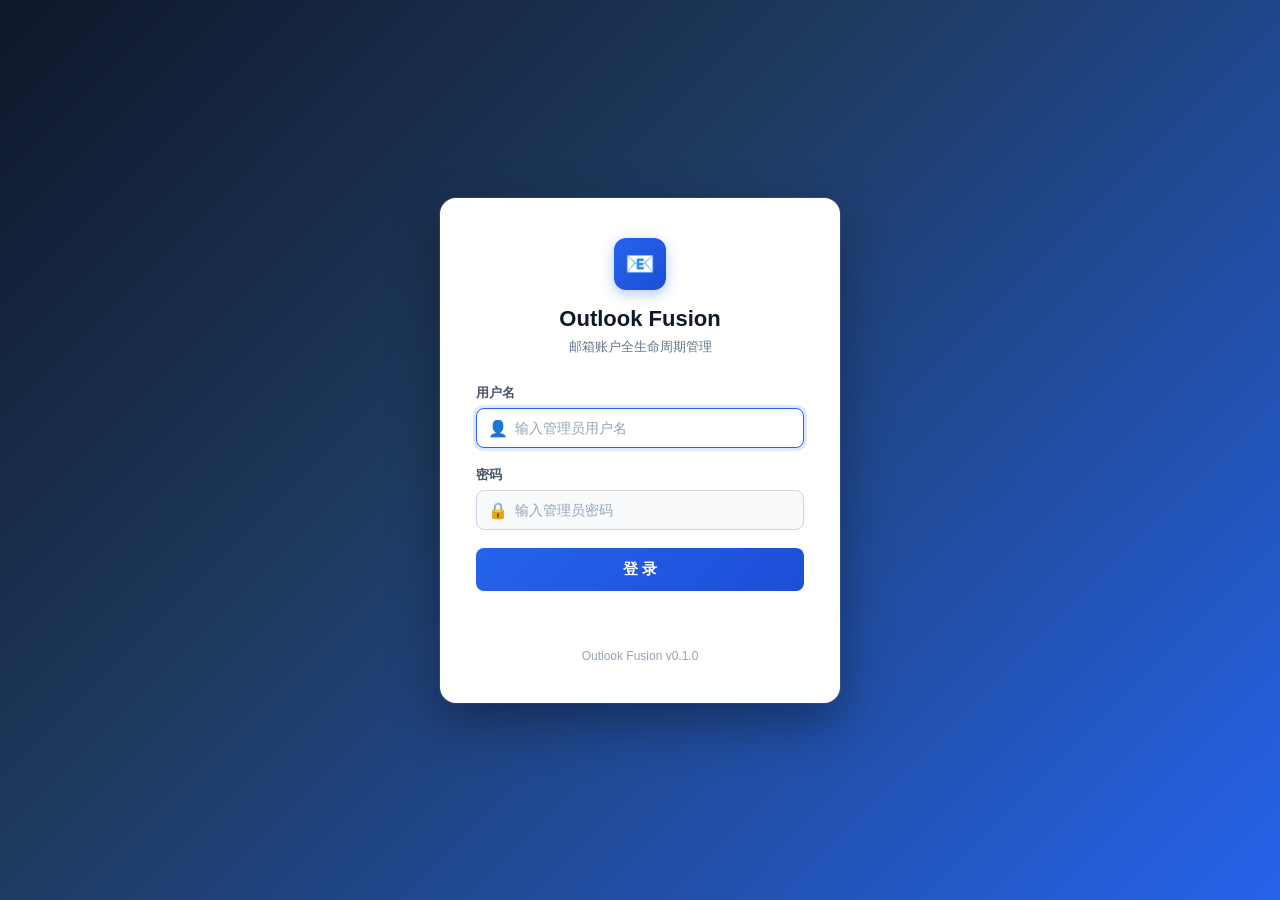
<file: static/login.html>
<!DOCTYPE html>
<html lang="zh-CN">
<head>
<meta charset="UTF-8">
<meta name="viewport" content="width=device-width, initial-scale=1.0">
<title>Outlook Fusion - 登录</title>
<style>
  *, *::before, *::after { box-sizing: border-box; margin: 0; padding: 0; }
  html, body {
    width: 100%; min-height: 100%; height: 100%;
    font-family: -apple-system, BlinkMacSystemFont, "Segoe UI", Roboto, "PingFang SC", "Microsoft YaHei", sans-serif;
    background-color: #0f172a;
    background: linear-gradient(135deg, #0f172a 0%, #1e3a5f 40%, #2563eb 100%);
    color: #1e293b;
  }
  body {
    display: flex; align-items: center; justify-content: center;
    padding: 20px;
  }

  @keyframes fadeUp {
    from { opacity: 0; transform: translateY(16px); }
    to { opacity: 1; transform: translateY(0); }
  }
  @keyframes spin { to { transform: rotate(360deg); } }
  @keyframes shake {
    0%, 100% { transform: translateX(0); }
    20%, 60% { transform: translateX(-5px); }
    40%, 80% { transform: translateX(5px); }
  }

  .login-card {
    background: #ffffff;
    border-radius: 16px;
    padding: 40px 36px;
    width: 100%; max-width: 400px;
    box-shadow: 0 20px 50px rgba(0,0,0,.35), 0 0 0 1px rgba(255,255,255,.1);
    animation: fadeUp .4s cubic-bezier(0.16, 1, 0.3, 1) both;
  }
  .logo-box {
    width: 52px; height: 52px;
    background: linear-gradient(135deg, #2563eb, #1d4ed8);
    border-radius: 12px; display: flex; align-items: center; justify-content: center;
    margin: 0 auto 16px; font-size: 24px; color: #fff;
    box-shadow: 0 4px 14px rgba(37,99,235,.35);
  }
  h1 { font-size: 22px; text-align: center; color: #0f172a; font-weight: 700; margin-bottom: 6px; }
  .sub { text-align: center; color: #64748b; font-size: 13px; margin-bottom: 28px; }
  
  .form-group { margin-bottom: 18px; }
  label { display: block; font-size: 13px; font-weight: 600; color: #475569; margin-bottom: 6px; }
  .input-wrap { position: relative; }
  .input-wrap .icon {
    position: absolute; left: 12px; top: 50%; transform: translateY(-50%);
    font-size: 16px; color: #94a3b8; pointer-events: none;
  }
  input {
    width: 100%; padding: 11px 12px 11px 38px; border: 1.5px solid #cbd5e1; border-radius: 8px;
    font-size: 14px; outline: none; transition: all .2s;
    background: #f8fafc; color: #0f172a;
  }
  input:focus {
    border-color: #2563eb; background: #ffffff;
    box-shadow: 0 0 0 3px rgba(37,99,235,.15);
  }
  input::placeholder { color: #94a3b8; }
  
  button {
    width: 100%; margin-top: 10px; padding: 12px; border: none; border-radius: 8px;
    background: linear-gradient(135deg, #2563eb, #1d4ed8);
    color: #fff; font-size: 15px; font-weight: 600; cursor: pointer;
    transition: all .2s; display: flex; align-items: center; justify-content: center; gap: 8px;
  }
  button:hover { transform: translateY(-1px); box-shadow: 0 4px 14px rgba(37,99,235,.35); }
  button:active { transform: translateY(0); }
  button:disabled { opacity: .6; cursor: not-allowed; transform: none; }
  
  .spinner {
    width: 18px; height: 18px; border: 2px solid rgba(255,255,255,.3);
    border-top-color: #fff; border-radius: 50%; animation: spin .6s linear infinite;
  }

  .error-msg {
    color: #ef4444; font-size: 13px; margin-top: 14px; text-align: center;
    min-height: 20px; word-break: break-word;
  }
  .error-msg.shake { animation: shake .35s ease; }
  .footer { text-align: center; margin-top: 24px; font-size: 12px; color: #94a3b8; }
</style>
</head>
<body>
<div class="login-card">
  <div class="logo-box">📧</div>
  <h1>Outlook Fusion</h1>
  <div class="sub">邮箱账户全生命周期管理</div>
  
  <form id="loginForm">
    <div class="form-group">
      <label for="username">用户名</label>
      <div class="input-wrap">
        <span class="icon">👤</span>
        <input id="username" placeholder="输入管理员用户名" autocomplete="username" required autofocus>
      </div>
    </div>
    
    <div class="form-group">
      <label for="password">密码</label>
      <div class="input-wrap">
        <span class="icon">🔒</span>
        <input id="password" type="password" placeholder="输入管理员密码" autocomplete="current-password" required>
      </div>
    </div>
    
    <button type="submit" id="loginBtn">
      <span id="btnText">登 录</span>
      <div id="btnSpinner" class="spinner" style="display:none;"></div>
    </button>
    
    <div class="error-msg" id="errorMsg"></div>
  </form>
  
  <div class="footer">Outlook Fusion v0.1.0</div>
</div>

<script>
const form = document.getElementById('loginForm');
const btn = document.getElementById('loginBtn');
const btnText = document.getElementById('btnText');
const btnSpinner = document.getElementById('btnSpinner');
const errMsg = document.getElementById('errorMsg');

form.addEventListener('submit', async (e) => {
  e.preventDefault();
  errMsg.textContent = '';
  errMsg.classList.remove('shake');
  
  btn.disabled = true;
  btnText.style.display = 'none';
  btnSpinner.style.display = 'block';

  try {
    const res = await fetch('/api/auth/login', {
      method: 'POST',
      headers: { 'Content-Type': 'application/json' },
      body: JSON.stringify({
        username: document.getElementById('username').value.trim(),
        password: document.getElementById('password').value,
      }),
    });

    if (res.ok) {
      btnText.textContent = '✓ 登录成功';
      btnText.style.display = 'block';
      btnSpinner.style.display = 'none';
      setTimeout(() => {
        window.location.href = '/';
      }, 250);
    } else {
      const data = await res.json().catch(() => ({}));
      errMsg.textContent = data.detail || '用户名或密码错误';
      errMsg.classList.add('shake');
      btn.disabled = false;
      btnText.style.display = 'block';
      btnSpinner.style.display = 'none';
    }
  } catch (ex) {
    errMsg.textContent = '网络请求异常: ' + ex.message;
    errMsg.classList.add('shake');
    btn.disabled = false;
    btnText.style.display = 'block';
    btnSpinner.style.display = 'none';
  }
});
</script>
</body>
</html>
</file>
